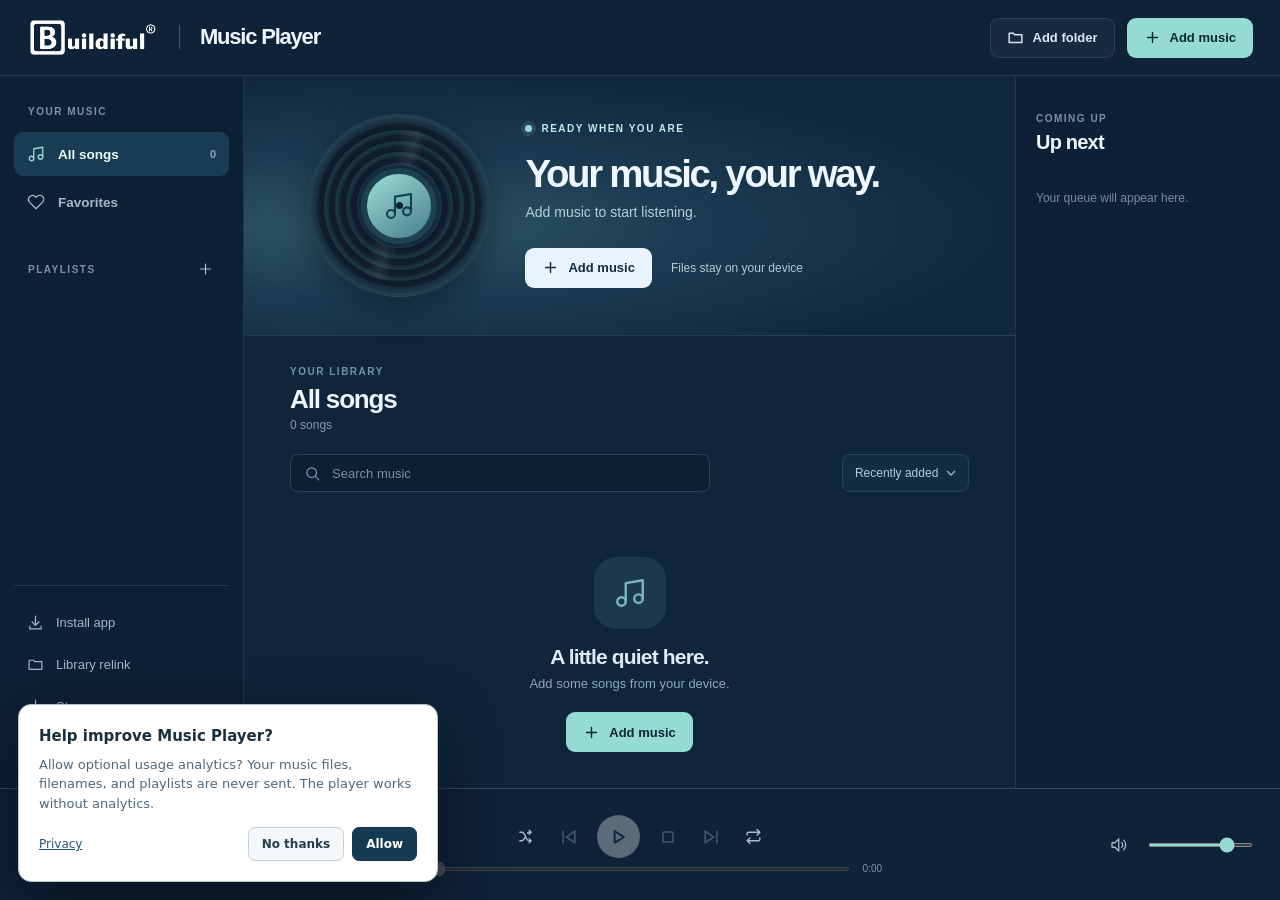
<file: index.html>
<!doctype html>
<html lang="en">
<head>
  <meta charset="utf-8">
  <meta name="viewport" content="width=device-width,initial-scale=1,viewport-fit=cover">
  <meta name="theme-color" content="#0e2238">
  <meta name="color-scheme" content="dark">
  <meta name="description" content="Music Player by Buildiful® — a simple, private music library. Your files stay on your device. Listen offline.">
  <meta name="mobile-web-app-capable" content="yes">
  <meta name="apple-mobile-web-app-status-bar-style" content="black-translucent">
  <meta name="apple-mobile-web-app-title" content="Music Player">
  <title>Music Player by Buildiful®</title>
  <link rel="icon" href="./assets/favicon.ico" sizes="any">
  <link rel="icon" type="image/png" sizes="32x32" href="./assets/favicon-32x32.png">
  <link rel="icon" type="image/png" sizes="16x16" href="./assets/favicon-16x16.png">
  <link rel="apple-touch-icon" sizes="180x180" href="./assets/apple-touch-icon.png">
  <link rel="manifest" href="./manifest.webmanifest">
  <link rel="stylesheet" href="./styles.css">
  <script defer src="./buildiful-analytics-consent.js" data-measurement-id="G-TG14RBXLTF" data-tool-name="Music Player" data-privacy-url="./privacy.html"></script>
  <script defer src="./app.js"></script>
</head>
<body>
  <svg aria-hidden="true" width="0" height="0" class="svg-sprite" xmlns="http://www.w3.org/2000/svg">
    <symbol id="i-music" viewBox="0 0 24 24"><path d="M9 18V5l12-2v13"/><circle cx="6" cy="18" r="3"/><circle cx="18" cy="16" r="3"/></symbol>
    <symbol id="i-list" viewBox="0 0 24 24"><path d="M8 6h13M8 12h13M8 18h13M3 6h.01M3 12h.01M3 18h.01"/></symbol>
    <symbol id="i-heart" viewBox="0 0 24 24"><path d="m20.8 4.6 0 0a5.4 5.4 0 0 0-7.6 0L12 5.9l-1.2-1.3a5.4 5.4 0 0 0-7.6 7.6L12 21l8.8-8.8a5.4 5.4 0 0 0 0-7.6Z"/></symbol>
    <symbol id="i-plus" viewBox="0 0 24 24"><path d="M12 5v14M5 12h14"/></symbol>
    <symbol id="i-folder" viewBox="0 0 24 24"><path d="M3 6h6l2 2h10v11H3z"/></symbol>
    <symbol id="i-search" viewBox="0 0 24 24"><circle cx="10.8" cy="10.8" r="6.8"/><path d="m16 16 5 5"/></symbol>
    <symbol id="i-play" viewBox="0 0 24 24"><path d="m8 5 11 7-11 7z"/></symbol>
    <symbol id="i-pause" viewBox="0 0 24 24"><path d="M8 5v14M16 5v14"/></symbol>
    <symbol id="i-stop" viewBox="0 0 24 24"><rect x="6" y="6" width="12" height="12" rx="1"/></symbol>
    <symbol id="i-next" viewBox="0 0 24 24"><path d="m5 5 10 7-10 7zM19 5v14"/></symbol>
    <symbol id="i-prev" viewBox="0 0 24 24"><path d="m19 5-10 7 10 7zM5 5v14"/></symbol>
    <symbol id="i-shuffle" viewBox="0 0 24 24"><path d="M4 6h3c5 0 5 12 10 12h3M17 15l3 3-3 3M4 18h3c2.7 0 3.8-3.5 5-6M15 7c.6-.7 1.3-1 2-1h3M17 3l3 3-3 3"/></symbol>
    <symbol id="i-repeat" viewBox="0 0 24 24"><path d="m17 2 4 4-4 4M3 10V8a2 2 0 0 1 2-2h16M7 22l-4-4 4-4M21 14v2a2 2 0 0 1-2 2H3"/></symbol>
    <symbol id="i-volume" viewBox="0 0 24 24"><path d="M4 9h4l5-5v16l-5-5H4zM17 9a4 4 0 0 1 0 6M19.5 5.5a9 9 0 0 1 0 13"/></symbol>
    <symbol id="i-mute" viewBox="0 0 24 24"><path d="M4 9h4l5-5v16l-5-5H4zM17 9l5 6M22 9l-5 6"/></symbol>
    <symbol id="i-more" viewBox="0 0 24 24"><circle cx="5" cy="12" r="1"/><circle cx="12" cy="12" r="1"/><circle cx="19" cy="12" r="1"/></symbol>
    <symbol id="i-download" viewBox="0 0 24 24"><path d="M12 3v13m-5-5 5 5 5-5M4 17v4h16v-4"/></symbol>
    <symbol id="i-settings" viewBox="0 0 24 24"><circle cx="12" cy="12" r="3"/><path d="M10 2h4l.7 2.4 2 .9 2.2-1.2 2.8 2.8-1.2 2.2.9 2L24 12l-2.6 1 .9 2-1.2 2.2-2.8 2.8-2.2-1.2-2 .9L14 22h-4l-.7-2.4-2-.9-2.2 1.2-2.8-2.8 1.2-2.2-.9-2L0 12l2.6-1-.9-2 1.2-2.2 2.8-2.8 2.2 1.2 2-.9z"/></symbol>
    <symbol id="i-menu" viewBox="0 0 24 24"><path d="M4 6h16M4 12h16M4 18h16"/></symbol>
    <symbol id="i-x" viewBox="0 0 24 24"><path d="M5 5l14 14M19 5 5 19"/></symbol>
    <symbol id="i-check" viewBox="0 0 24 24"><path d="m4 12 5 5L20 6"/></symbol>
    <symbol id="i-pencil" viewBox="0 0 24 24"><path d="m14 5 5 5M4 20l5-.8L20 8a3 3 0 0 0-4-4L5 15z"/></symbol>
  </svg>
  <div class="app" id="appRoot">
    <header class="topbar">
      <div class="brandgroup">
        <button class="icon-btn mobile-menu" id="mobileMenuBtn" aria-label="Open navigation"><svg><use href="#i-menu"/></svg></button>
        <img class="brand-logo" src="./assets/buildiful-logo-white.png" alt="Buildiful®">
        <span class="brand-divider"></span><span class="brand-name">Music Player</span>
      </div>
      <div class="top-actions">
        <button class="btn btn-quiet top-folder" id="addFolderBtn"><svg><use href="#i-folder"/></svg><span>Add folder</span></button>
        <button class="btn btn-primary" id="addFilesBtn"><svg><use href="#i-plus"/></svg><span>Add music</span></button>
      </div>
    </header>
    <div class="workspace">
      <div class="mobile-shade" id="mobileShade"></div>
      <aside class="sidebar" id="sidebar">
        <div class="sidebar-overline">YOUR MUSIC</div>
        <nav class="nav-list" aria-label="Music library">
          <button class="nav-item active" id="navAll" data-view="all"><svg><use href="#i-music"/></svg><span>All songs</span><span class="nav-count" id="allCount">0</span></button>
          <button class="nav-item" id="navFavorites" data-view="favorites"><svg><use href="#i-heart"/></svg><span>Favorites</span></button>
        </nav>
        <div class="sidebar-overline side-heading"><span>PLAYLISTS</span><button class="icon-btn tiny" id="newPlaylistBtn" title="New playlist" aria-label="New playlist"><svg><use href="#i-plus"/></svg></button></div>
        <nav class="nav-list playlist-links" id="playlistNav" aria-label="Playlists"></nav>
        <div class="sidebar-spacer"></div>
        <div class="sidebar-bottom">
          <button class="sidebar-action" id="installBtn"><svg><use href="#i-download"/></svg> Install app</button>
          <button class="sidebar-action" id="relinkBtn"><svg><use href="#i-folder"/></svg> Library relink</button>
          <button class="sidebar-action" id="storageBtn"><svg><use href="#i-download"/></svg> Storage manager</button>
          <button class="sidebar-action" id="settingsBtn"><svg><use href="#i-settings"/></svg> Settings</button>
        </div>
      </aside>
      <main class="main" id="mainContent">
        <div class="main-scroll">
          <section class="feature" aria-label="Now playing">
            <div class="record-wrapper"><div class="vinyl" id="heroRecord"><div class="record-label"><svg><use href="#i-music"/></svg></div></div></div>
            <div class="feature-copy">
              <div class="eyebrow"><span class="status-light"></span><span id="playingState">READY WHEN YOU ARE</span></div>
              <h1 id="heroTitle">Your music, your way.</h1>
              <p id="heroArtist">Add music to start listening.</p>
              <div class="feature-actions"><button class="btn btn-soft" id="heroActionBtn"><svg><use href="#i-plus"/></svg><span>Add music</span></button><span class="feature-note" id="heroNote">Files stay on your device</span></div>
            </div>
          </section>
          <section class="library-section" id="librarySection">
            <div class="library-header">
              <div class="library-title-wrap"><div class="eyebrow muted" id="viewEyebrow">YOUR LIBRARY</div><h2 id="viewTitle">All songs</h2><p class="count-desc" id="viewDescription">0 songs</p></div>
              <div class="library-actions" id="playlistActions" hidden>
                <button class="btn btn-quiet playlist-offline" id="keepPlaylistOfflineBtn" title="Save this playlist for offline listening"><svg><use href="#i-download"/></svg><span>Keep offline</span></button>
                <button class="icon-btn" id="renamePlaylistBtn" aria-label="Rename playlist" title="Rename playlist"><svg><use href="#i-pencil"/></svg></button>
                <button class="icon-btn" id="deletePlaylistBtn" aria-label="Delete playlist" title="Delete playlist"><svg><use href="#i-x"/></svg></button>
              </div>
            </div>
            <div class="filters">
              <label class="search"><svg><use href="#i-search"/></svg><span class="sr-only">Search music</span><input id="searchInput" type="search" placeholder="Search music" autocomplete="off"></label>
              <label class="sort-control"><span class="sr-only">Sort music</span><select id="sortSelect"><option value="added">Recently added</option><option value="title">Title A–Z</option><option value="artist">Artist A–Z</option></select></label>
            </div>
            <section class="import-status" id="importStatus" role="status" aria-live="polite" hidden>
              <div class="import-top"><strong id="importPhase">Adding music</strong><span id="importCount">0 / 0</span></div>
              <progress id="importProgress" value="0" max="1" aria-label="Music import progress"></progress>
              <div class="import-bottom"><span id="importDetail">Reading song information…</span><button id="cancelImportBtn" class="btn btn-quiet" type="button">Stop</button><button id="dismissImportBtn" class="btn btn-quiet" type="button" hidden>Dismiss</button></div>
              <p id="importErrors" class="import-errors" hidden></p>
            </section>
            <div class="track-list" id="trackList" role="list" aria-label="Songs"></div>
            <button class="more-tracks" id="moreTracksBtn" type="button" hidden>Show more</button>
            <div id="emptyState" class="empty-state" hidden>
              <div class="empty-icon"><svg><use href="#i-music"/></svg></div>
              <h3 id="emptyTitle">A little quiet here.</h3><p id="emptySubtitle">Add some songs from your device.</p>
              <button class="btn btn-primary" id="emptyAddBtn"><svg><use href="#i-plus"/></svg> Add music</button>
            </div>
          </section>
          <footer class="app-footer"><span>Built by Buildiful® · Version 1.3.0</span><span class="footer-links"><a href="./privacy.html">Privacy</a><button id="analyticsSettingsBtn">Analytics settings</button></span><span>Be sure to only play music you have the rights to use.</span></footer>
        </div>
      </main>
      <aside class="queue-panel" aria-label="Up next">
        <div class="queue-head"><div class="eyebrow muted">COMING UP</div><h2>Up next</h2></div>
        <div class="queue-body" id="queueBody"><p class="quiet-caption">Your queue will appear here.</p></div>
      </aside>
    </div>
    <footer class="player" aria-label="Playback controls">
      <div class="player-track"><div class="player-cover" id="playerCover"><svg><use href="#i-music"/></svg></div><div class="player-track-names"><strong id="playerTitle">Nothing playing</strong><span id="playerArtist">Add songs to begin</span></div><button class="icon-btn player-fav" id="favoriteCurrentBtn" aria-label="Favorite current song" title="Favorite" disabled><svg><use href="#i-heart"/></svg></button></div>
      <div class="player-middle"><div class="transport"><button id="shuffleBtn" class="icon-btn transport-small" aria-label="Shuffle" title="Shuffle" aria-pressed="false"><svg><use href="#i-shuffle"/></svg></button><button id="prevBtn" class="icon-btn" aria-label="Previous song" title="Previous" disabled><svg><use href="#i-prev"/></svg></button><button id="playPauseBtn" class="play-btn" aria-label="Play" title="Play" disabled><svg><use href="#i-play"/></svg></button><button id="stopBtn" class="icon-btn" aria-label="Stop" title="Stop" disabled><svg><use href="#i-stop"/></svg></button><button id="nextBtn" class="icon-btn" aria-label="Next song" title="Next" disabled><svg><use href="#i-next"/></svg></button><button id="repeatBtn" class="icon-btn transport-small" aria-label="Repeat off" title="Repeat off" aria-pressed="false"><svg><use href="#i-repeat"/></svg><span id="repeatOneIndicator" class="repeat-one" hidden>1</span></button></div>
        <div class="seekbar"><span id="elapsedTime">0:00</span><input type="range" id="seekInput" min="0" max="100" step="0.1" value="0" disabled aria-label="Seek within track"><span id="durationTime">0:00</span></div>
      </div>
      <div class="player-right"><button id="muteBtn" class="icon-btn" aria-label="Mute" title="Mute"><svg><use href="#i-volume"/></svg></button><input type="range" id="volumeInput" min="0" max="1" step="0.01" value="0.8" aria-label="Volume"></div>
    </footer>
  </div>
  <div class="drop-overlay" id="dropOverlay" hidden><svg><use href="#i-plus"/></svg><strong>Drop music to add</strong></div>
  <input type="file" id="filesInput" accept="audio/*,.mp3,.m4a,.aac,.wav,.ogg,.oga,.flac,.opus,.aiff,.aif" multiple hidden>
  <input type="file" id="folderInput" webkitdirectory directory multiple hidden>
  <input type="file" id="relinkFilesInput" accept="audio/*,.mp3,.m4a,.aac,.wav,.ogg,.oga,.flac,.opus,.aiff,.aif" multiple hidden>
  <input type="file" id="relinkFolderInput" webkitdirectory directory multiple hidden>
  <input type="file" id="relinkSingleInput" accept="audio/*,.mp3,.m4a,.aac,.wav,.ogg,.oga,.flac,.opus,.aiff,.aif" hidden>
  <audio id="audioEl" preload="metadata"></audio>
  <dialog id="playlistDialog" class="modal"><form method="dialog" id="playlistForm"><div class="modal-top"><h2 id="playlistDialogTitle">New playlist</h2><button class="icon-btn" type="button" data-close-dialog="playlistDialog" aria-label="Close"><svg><use href="#i-x"/></svg></button></div><label class="modal-label" for="playlistNameInput">Name</label><input id="playlistNameInput" maxlength="60" required placeholder="Playlist name"><div class="modal-actions"><button type="button" class="btn btn-quiet" data-close-dialog="playlistDialog">Cancel</button><button type="submit" class="btn btn-primary">Save</button></div></form></dialog>
  <dialog id="trackDialog" class="modal"><div class="modal-top"><h2 id="trackDialogTitle">Song options</h2><button class="icon-btn" type="button" data-close-dialog="trackDialog" aria-label="Close"><svg><use href="#i-x"/></svg></button></div><div id="trackDialogBody" class="dialog-options"></div></dialog>
  <dialog id="editTrackDialog" class="modal edit-modal"><form id="editTrackForm"><div class="modal-top"><h2>Edit song info</h2><button class="icon-btn" type="button" data-close-dialog="editTrackDialog" aria-label="Close"><svg><use href="#i-x"/></svg></button></div><input type="hidden" id="editTrackId"><label class="modal-label" for="editTitle">Title<input id="editTitle" required maxlength="250" autocomplete="off"></label><label class="modal-label" for="editArtist">Artist<input id="editArtist" maxlength="250" autocomplete="off"></label><label class="modal-label" for="editAlbum">Album<input id="editAlbum" maxlength="250" autocomplete="off"></label><div class="edit-grid"><label class="modal-label" for="editTrackNumber">Track no.<input id="editTrackNumber" maxlength="24" autocomplete="off"></label><label class="modal-label" for="editYear">Year<input id="editYear" maxlength="24" autocomplete="off"></label></div><label class="modal-label" for="editGenre">Genre<input id="editGenre" maxlength="120" autocomplete="off"></label><p class="modal-note">Changes are saved to this library only. Your original music files are never edited.</p><div class="modal-actions"><button class="btn btn-quiet" type="button" data-close-dialog="editTrackDialog">Cancel</button><button class="btn btn-primary" type="submit">Save changes</button></div></form></dialog>
  <dialog id="settingsDialog" class="modal"><div class="modal-top"><h2>Settings</h2><button class="icon-btn" type="button" data-close-dialog="settingsDialog" aria-label="Close"><svg><use href="#i-x"/></svg></button></div><p class="modal-description">Music Player links to original files by default. Supported desktop browsers can remember file access; other browsers may need you to reconnect songs after reopening.</p><label class="offline-setting"><input id="offlineModeToggle" type="checkbox"><span><strong>Keep newly added music offline</strong><small>Optional local audio copies, useful on iPhone. Uses browser storage and may be removed by your browser.</small></span></label><div class="storage-row"><strong>Library</strong><span id="storageValue">—</span></div><p class="modal-description" id="storageWarning">Clearing browser data removes your catalog and playlists, not your original music.</p><div class="settings-buttons"><button class="btn btn-quiet" id="downloadOfflineBtn"><svg><use href="#i-download"/></svg> Download offline copy</button><button class="btn btn-quiet" id="manageStorageBtn">Manage offline storage</button><button class="btn btn-danger" id="clearLibraryBtn">Clear library</button></div></dialog>
  <dialog id="storageDialog" class="modal wide-modal">
    <div class="modal-top"><h2>Storage manager</h2><button class="icon-btn" type="button" data-close-dialog="storageDialog" aria-label="Close"><svg><use href="#i-x"/></svg></button></div>
    <p class="modal-description">Choose offline copies to remove. Your original music and playlists stay untouched. This manages only this device's browser storage.</p>
    <div class="manager-stats"><strong id="storageManagerTotals">—</strong><span id="storageQuotaText">Checking browser storage…</span></div>
    <div class="manager-controls"><label><span>Group by</span><select id="storageGroup"><option value="song">Songs</option><option value="album">Albums</option><option value="playlist">Playlists</option></select></label><label><span>Find</span><input id="storageSearch" type="search" placeholder="Search offline copies"></label></div>
    <div class="manager-actions"><span id="storageSelectionText">0 selected</span><button class="btn btn-quiet" id="storageSelectShownBtn" type="button">Select shown</button><button class="btn btn-quiet" id="storageClearSelectionBtn" type="button">Clear</button></div>
    <div id="storageEntryList" class="manager-list" role="group" aria-label="Stored music groups"></div>
    <button id="storageMoreBtn" class="more-tracks" type="button" hidden>Show more</button>
    <div class="manager-notice" id="storageLegacyNotice" hidden></div>
    <div class="modal-actions"><button class="btn btn-quiet" type="button" data-close-dialog="storageDialog">Close</button><button class="btn btn-danger" id="storageRemoveBtn" type="button" disabled>Remove selected copies</button></div>
  </dialog>
  <dialog id="relinkDialog" class="modal wide-modal">
    <div class="modal-top"><h2>Library relink</h2><button class="icon-btn" type="button" data-close-dialog="relinkDialog" aria-label="Close"><svg><use href="#i-x"/></svg></button></div>
    <p class="modal-description">Moved or renamed originals? Choose their new folder or files. Music Player suggests matches without changing your playlists, favorites or edited song details. Review matches before applying.</p>
    <div class="manager-actions relink-actions"><button class="btn btn-quiet" id="relinkPickFolderBtn" type="button"><svg><use href="#i-folder"/></svg> Choose folder</button><button class="btn btn-quiet" id="relinkPickFilesBtn" type="button"><svg><use href="#i-plus"/></svg> Choose files</button><button class="btn btn-quiet" id="relinkStopBtn" type="button" hidden>Stop</button></div>
    <progress id="relinkProgress" class="manager-progress" value="0" max="1" hidden></progress>
    <p id="relinkSummary" class="manager-notice" aria-live="polite">Or use a song's ••• menu → Relink file to reconnect it individually.</p>
    <div id="relinkMatchList" class="manager-list" role="group" aria-label="Suggested song matches"></div>
    <button id="relinkMoreBtn" class="more-tracks" type="button" hidden>Show more</button>
    <div class="modal-actions"><button class="btn btn-quiet" type="button" data-close-dialog="relinkDialog">Close</button><button class="btn btn-primary" id="relinkApplyBtn" type="button" disabled>Apply reviewed matches</button></div>
  </dialog>
  <dialog id="installDialog" class="modal"><div class="modal-top"><h2>Install Music Player</h2><button class="icon-btn" type="button" data-close-dialog="installDialog" aria-label="Close"><svg><use href="#i-x"/></svg></button></div><p class="modal-description" id="installInstructions">Install this app from your browser menu, then use it offline.</p><div class="modal-actions"><button class="btn btn-primary" type="button" data-close-dialog="installDialog">Got it</button></div></dialog>
  <div class="toast" id="toast" role="status" aria-live="polite"></div>
</body>
</html>
</file>
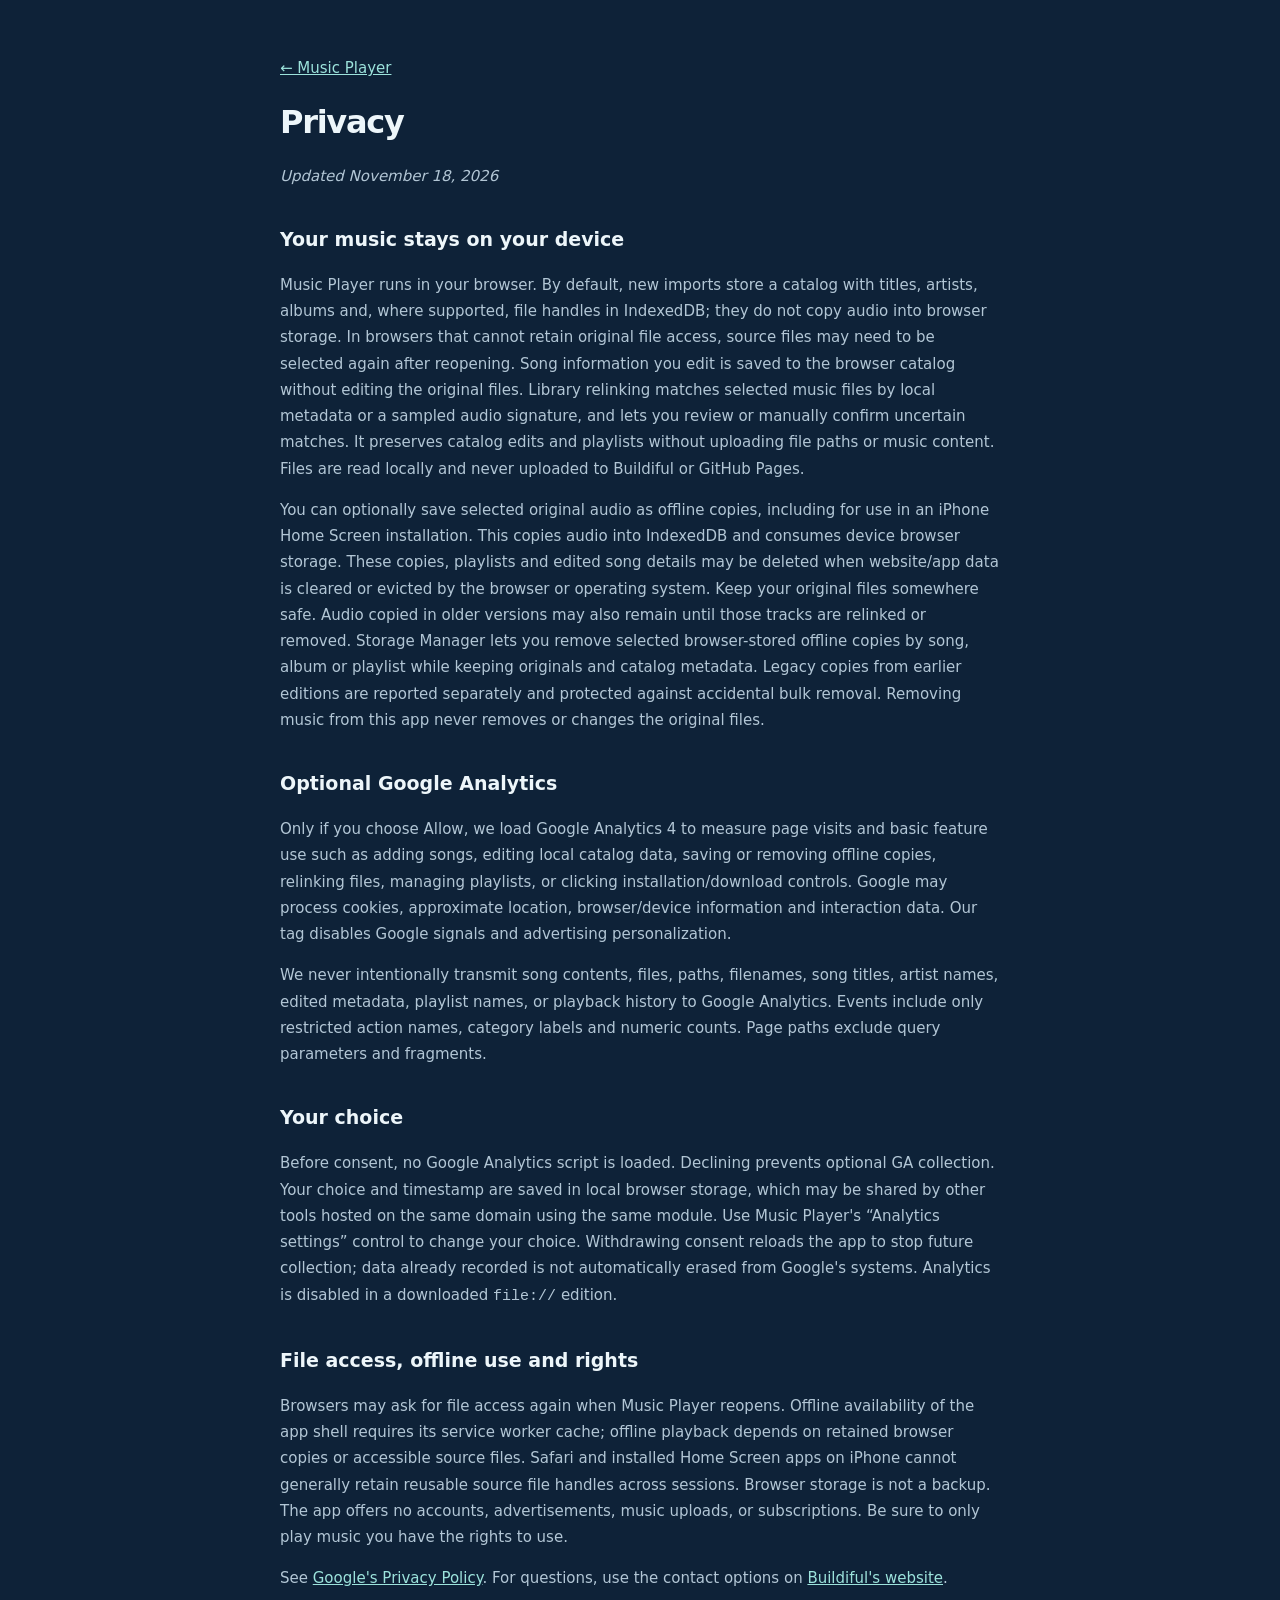
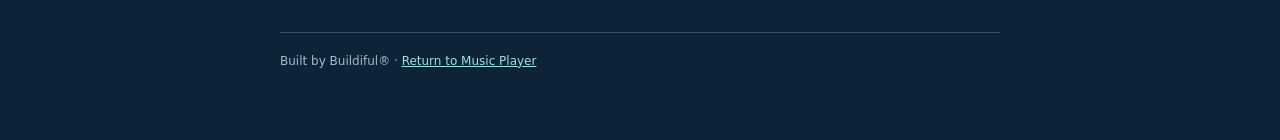
<file: privacy.html>
<!doctype html>
<html lang="en">
<head>
  <meta charset="utf-8">
  <meta name="viewport" content="width=device-width,initial-scale=1">
  <meta name="theme-color" content="#0e2238">
  <meta name="description" content="Music Player privacy and optional analytics notice.">
  <title>Privacy — Music Player by Buildiful®</title>
  <link rel="icon" href="./assets/favicon.ico">
  <link rel="apple-touch-icon" href="./assets/apple-touch-icon.png">
  <link rel="manifest" href="./manifest.webmanifest">
  <style>
    :root{color-scheme:dark}body{margin:0;background:#0e2238;color:#edf6fa;font:15px/1.75 system-ui,-apple-system,sans-serif}main{max-width:720px;margin:55px auto 70px;padding:0 22px}a{color:#9ce3dc}h1{font-size:32px;line-height:1.2;letter-spacing:-.04em}h2{font-size:19px;margin-top:34px}p{color:#b2c6d5}footer{border-top:1px solid #355067;padding-top:18px;margin-top:40px;font-size:12px;color:#a4bcca}
  </style>
</head>
<body>
<main>
<a href="./index.html">← Music Player</a>
<h1>Privacy</h1>
<p><em>Updated November 18, 2026</em></p>
<h2>Your music stays on your device</h2>
<p>Music Player runs in your browser. By default, new imports store a catalog with titles, artists, albums and, where supported, file handles in IndexedDB; they do not copy audio into browser storage. In browsers that cannot retain original file access, source files may need to be selected again after reopening. Song information you edit is saved to the browser catalog without editing the original files. Library relinking matches selected music files by local metadata or a sampled audio signature, and lets you review or manually confirm uncertain matches. It preserves catalog edits and playlists without uploading file paths or music content. Files are read locally and never uploaded to Buildiful or GitHub Pages.</p>
<p>You can optionally save selected original audio as offline copies, including for use in an iPhone Home Screen installation. This copies audio into IndexedDB and consumes device browser storage. These copies, playlists and edited song details may be deleted when website/app data is cleared or evicted by the browser or operating system. Keep your original files somewhere safe. Audio copied in older versions may also remain until those tracks are relinked or removed. Storage Manager lets you remove selected browser-stored offline copies by song, album or playlist while keeping originals and catalog metadata. Legacy copies from earlier editions are reported separately and protected against accidental bulk removal. Removing music from this app never removes or changes the original files.</p>
<h2>Optional Google Analytics</h2>
<p>Only if you choose Allow, we load Google Analytics 4 to measure page visits and basic feature use such as adding songs, editing local catalog data, saving or removing offline copies, relinking files, managing playlists, or clicking installation/download controls. Google may process cookies, approximate location, browser/device information and interaction data. Our tag disables Google signals and advertising personalization.</p>
<p>We never intentionally transmit song contents, files, paths, filenames, song titles, artist names, edited metadata, playlist names, or playback history to Google Analytics. Events include only restricted action names, category labels and numeric counts. Page paths exclude query parameters and fragments.</p>
<h2>Your choice</h2>
<p>Before consent, no Google Analytics script is loaded. Declining prevents optional GA collection. Your choice and timestamp are saved in local browser storage, which may be shared by other tools hosted on the same domain using the same module. Use Music Player's “Analytics settings” control to change your choice. Withdrawing consent reloads the app to stop future collection; data already recorded is not automatically erased from Google's systems. Analytics is disabled in a downloaded <code>file://</code> edition.</p>
<h2>File access, offline use and rights</h2>
<p>Browsers may ask for file access again when Music Player reopens. Offline availability of the app shell requires its service worker cache; offline playback depends on retained browser copies or accessible source files. Safari and installed Home Screen apps on iPhone cannot generally retain reusable source file handles across sessions. Browser storage is not a backup. The app offers no accounts, advertisements, music uploads, or subscriptions. Be sure to only play music you have the rights to use.</p>
<p>See <a href="https://policies.google.com/privacy">Google's Privacy Policy</a>. For questions, use the contact options on <a href="https://buildiful.com/">Buildiful's website</a>.</p>
<footer>Built by Buildiful® · <a href="./index.html">Return to Music Player</a></footer>
</main>
</body>
</html>
</file>
<file: styles.css>
:root{--bg:#091b2e;--panel:#10283d;--panel2:#132e47;--panel3:#193750;--ink:#eef6ff;--muted:#95abc0;--faint:#70879e;--line:rgba(201,223,247,.115);--accent:#95dbd3;--accent-dark:#0d373e;--shadow:0 18px 60px rgba(2,12,23,.28);--radius:15px;color-scheme:dark;font-family:Inter,ui-sans-serif,-apple-system,BlinkMacSystemFont,"Segoe UI",sans-serif}
*{box-sizing:border-box}html{height:100%;background:var(--bg)}body{margin:0;min-width:320px;min-height:100%;color:var(--ink);background:var(--bg)}button,input,select{font:inherit}button{cursor:pointer}button:disabled{cursor:default;opacity:.34}svg{width:20px;height:20px;stroke:currentColor;fill:none;stroke-width:1.7;stroke-linecap:round;stroke-linejoin:round;flex:none}svg use{pointer-events:none}button:focus-visible,a:focus-visible,input:focus-visible,select:focus-visible{outline:2px solid var(--accent);outline-offset:3px}a{color:inherit}button{color:inherit}button:not(:disabled):active{transform:translateY(1px)}[hidden]{display:none!important}.sr-only{position:absolute!important;width:1px;height:1px;padding:0;margin:-1px;overflow:hidden;clip:rect(0,0,0,0);white-space:nowrap;border:0}.svg-sprite{position:absolute;overflow:hidden;pointer-events:none}
.app{height:100vh;height:100dvh;min-height:485px;display:grid;grid-template-rows:76px minmax(0,1fr) 112px;overflow:hidden}.topbar{display:flex;align-items:center;justify-content:space-between;padding:0 27px;gap:16px;background:#0e2238;border-bottom:1px solid var(--line);z-index:6}.brandgroup{display:flex;align-items:center;gap:20px;min-width:0}.brand-logo{width:132px;height:auto;display:block;flex:none}.brand-divider{height:24px;width:1px;background:#526779;opacity:.8;flex:none}.brand-name{font-size:22px;white-space:nowrap;font-weight:700;letter-spacing:-.055em}.top-actions{display:flex;align-items:center;gap:12px}.btn{display:inline-flex;gap:9px;align-items:center;justify-content:center;min-height:40px;padding:0 16px;border-radius:9px;border:1px solid transparent;font-size:13px;font-weight:700;white-space:nowrap;transition:background .15s ease,border-color .15s ease}.btn svg{width:17px;height:17px;stroke-width:2}.btn-primary{background:var(--accent);color:#0b2933}.btn-primary:hover:not(:disabled){background:#b4eee8}.btn-quiet{background:rgba(232,244,254,.045);border-color:var(--line);color:#d9e8f4}.btn-quiet:hover:not(:disabled){background:rgba(232,244,254,.105)}.btn-soft{background:#e9f3ff;color:#142a40}.btn-soft:hover:not(:disabled){background:white}.btn-danger{color:#ffa9a8;background:rgba(231,83,95,.08);border-color:rgba(231,83,95,.3)}.btn-danger:hover{background:rgba(231,83,95,.17)}.icon-btn{position:relative;display:inline-flex;align-items:center;justify-content:center;border:0;border-radius:9px;background:transparent;min-width:36px;height:36px;padding:7px;color:#a7bdcf}.icon-btn:hover:not(:disabled){background:rgba(255,255,255,.075);color:#f4fcff}.icon-btn.tiny{width:24px;min-width:24px;height:24px;padding:2px}.icon-btn.tiny svg{width:17px}.mobile-menu{display:none}
.workspace{display:grid;grid-template-columns:244px minmax(0,1fr) 265px;min-height:0;overflow:hidden}.sidebar{display:flex;flex-direction:column;padding:30px 14px 20px;background:#0c2135;border-right:1px solid var(--line);min-height:0;overflow:auto}.sidebar-overline{padding:0 14px;color:#7894ab;font-size:10px;font-weight:800;letter-spacing:.15em;margin-bottom:15px}.nav-list{display:grid;gap:4px}.nav-item{width:100%;border:0;background:transparent;display:flex;align-items:center;gap:13px;min-height:44px;padding:0 13px;border-radius:9px;text-align:left;color:#a4b8ca;font-size:13.5px;font-weight:580}.nav-item svg{width:18px;height:18px}.nav-item.active{background:#1a3b54;color:#eafefa}.nav-item.active svg{color:var(--accent)}.nav-item:hover:not(.active){background:rgba(233,246,255,.06);color:var(--ink)}.nav-item span:nth-child(2){flex:1;min-width:0;overflow:hidden;text-overflow:ellipsis;white-space:nowrap}.nav-count{font-size:11px;font-weight:600;color:#8fa5ba}.side-heading{display:flex;justify-content:space-between;align-items:center;margin-top:33px;margin-bottom:12px;padding-right:12px}.playlist-links .nav-item{min-height:39px;font-size:13px}.playlist-links svg{width:16px;height:16px}.sidebar-spacer{flex:1;min-height:30px}.sidebar-bottom{display:grid;gap:3px;border-top:1px solid var(--line);padding-top:17px}.sidebar-action{border:0;background:transparent;display:flex;align-items:center;gap:12px;text-align:left;padding:11px 13px;color:#9fb7c9;font-size:13px;border-radius:9px}.sidebar-action svg{width:17px;height:17px}.sidebar-action:hover{color:var(--ink);background:#183349}.side-tagline{padding:16px 13px 0;color:#54728a;letter-spacing:.14em;font-size:9px;font-weight:800}.main{min-width:0;min-height:0;background:#0f253a}.main-scroll{overflow:auto;height:100%;overscroll-behavior:contain}.feature{min-height:260px;display:flex;align-items:center;gap:32px;padding:34px clamp(26px,4.8vw,70px);background:radial-gradient(ellipse at 18% 58%,#335968 0%,#1c3b52 34%,#10283e 72%),linear-gradient(120deg,#1a324c,#13384c);border-bottom:1px solid var(--line)}.record-wrapper{width:188px;height:188px;flex:none;display:grid;place-items:center}.vinyl{position:relative;width:183px;height:183px;border-radius:50%;display:grid;place-items:center;background:repeating-radial-gradient(circle at center,#101d2e 0 4px,#152b3a 5px 6px,#1b3442 7px 9px,#0c1c2e 10px 11px);box-shadow:0 11px 32px rgba(4,18,27,.5),inset 0 0 2px 4px #243f50;border:1px solid #234959;animation:spin 6s linear infinite;animation-play-state:paused}.vinyl::after{content:"";position:absolute;inset:14px;border-radius:50%;background:linear-gradient(105deg,transparent 40%,rgba(255,255,255,.08) 49%,transparent 55%);pointer-events:none}.vinyl.spinning{animation-play-state:running}.record-label{width:76px;height:76px;border-radius:50%;display:grid;place-items:center;background:linear-gradient(145deg,#a0ddd8,#467e8c);border:6px solid #1e414f;box-shadow:0 0 0 3px #152a3e;z-index:1;color:#104351}.record-label svg{width:32px;height:32px;stroke-width:1.6}.record-label:after{content:"";position:absolute;width:7px;height:7px;border-radius:50%;background:#0c2234}@keyframes spin{to{transform:rotate(360deg)}}.feature-copy{min-width:0}.eyebrow{color:#c1eae9;letter-spacing:.15em;font-weight:800;font-size:10px;display:flex;align-items:center;gap:9px}.eyebrow.muted{color:#7393aa}.status-light{width:7px;height:7px;background:var(--accent);border-radius:50%;box-shadow:0 0 0 4px #92dbd021}.feature h1{font-size:clamp(29px,3vw,44px);letter-spacing:-.06em;line-height:1.08;font-weight:760;margin:19px 0 9px;max-width:520px;overflow-wrap:anywhere}.feature p{color:#b5d0d8;font-size:14px;margin:0;overflow-wrap:anywhere}.feature-actions{display:flex;align-items:center;gap:19px;margin-top:28px}.feature-note{color:#b6c8d3;font-size:12px}.library-section{padding:30px clamp(24px,3.6vw,51px) 28px}.library-header{display:flex;align-items:flex-end;justify-content:space-between;gap:15px;min-width:0}.library-title-wrap{min-width:0}.library-header h2{font-size:26px;font-weight:745;letter-spacing:-.045em;margin:7px 0 3px;overflow-wrap:anywhere}.count-desc{color:#839bad;font-size:12px;margin:0}.library-actions{display:flex;gap:5px}.filters{display:flex;align-items:center;justify-content:space-between;gap:10px;margin-top:22px;margin-bottom:15px}.search{height:38px;border:1px solid #25455b;background:#0b2033;display:flex;align-items:center;padding:0 13px;gap:9px;border-radius:8px;width:min(420px,70%)}.search svg{width:17px;height:17px;color:#789ab0}.search input{border:0;background:transparent;outline:none!important;color:var(--ink);font-size:13px;width:100%;min-width:0}.search input::placeholder{color:#7390a4}.sort-control select{appearance:none;border:1px solid #25455b;background:#122c41;color:#b5cbda;border-radius:8px;font-size:12px;height:38px;padding:0 29px 0 12px;max-width:145px;background-image:url('data:image/svg+xml,%3Csvg xmlns="http://www.w3.org/2000/svg" width="16" height="16" fill="none" viewBox="0 0 24 24" stroke="%239bb3c7" stroke-width="2"%3E%3Cpath d="m6 9 6 6 6-6"/%3E%3C/svg%3E');background-repeat:no-repeat;background-position:right 9px center}.track-list{display:grid;gap:5px}.track-row{display:flex;align-items:center;gap:12px;min-height:60px;background:transparent;border:1px solid transparent;border-radius:9px;padding:7px 10px}.track-row:hover,.track-row:focus-within{background:#18344a}.track-row.is-playing{background:#193b52;border-color:#2a6170}.track-index{width:22px;flex:none;text-align:center;color:#7793a9;font-size:11px}.track-cover{height:42px;width:42px;flex:none;border-radius:7px;background:linear-gradient(135deg,#305467,#496e73);display:grid;place-items:center;color:#acd4d4}.track-cover svg{height:22px;width:22px}.track-main{display:block;background:transparent;border:0;min-width:0;flex:1;text-align:left;padding:0;color:inherit}.track-main strong{display:block;font-size:13.2px;font-weight:650;white-space:nowrap;overflow:hidden;text-overflow:ellipsis}.track-main span{display:block;font-size:11px;color:#819db0;margin-top:3px;white-space:nowrap;overflow:hidden;text-overflow:ellipsis}.track-row.is-playing .track-main strong{color:#aee9e4}.track-duration{flex:none;color:#8ea5b6;font-size:12px;font-variant-numeric:tabular-nums;min-width:40px;text-align:right}.track-fav{color:var(--accent)!important}.track-row .row-action{min-width:31px;width:31px;padding:5px}.empty-state{text-align:center;padding:50px 14px 66px;color:#8ca8ba}.empty-icon{height:72px;width:72px;border-radius:22px;background:#1b384e;display:grid;place-items:center;margin:0 auto 16px;color:#79b7ba}.empty-icon svg{height:34px;width:34px}.empty-state h3{font-size:21px;color:#dcebf4;letter-spacing:-.04em;margin:0 0 7px}.empty-state p{font-size:13px;margin:0 0 21px}.app-footer{display:flex;align-items:center;justify-content:space-between;flex-wrap:wrap;gap:13px;color:#718da2;border-top:1px solid var(--line);padding:19px clamp(24px,3.6vw,51px) 24px;font-size:10.5px}.footer-links{display:inline-flex;gap:16px}.footer-links button{border:0;padding:0;background:none;font-size:inherit;color:#94c3cf}.footer-links a{text-decoration:none;color:#94c3cf}.footer-links a:hover,.footer-links button:hover{text-decoration:underline}.queue-panel{display:flex;flex-direction:column;min-width:0;min-height:0;padding:37px 20px 20px;border-left:1px solid var(--line);background:#0c2135}.queue-head h2{font-size:20px;letter-spacing:-.04em;margin:7px 0 23px}.queue-body{min-height:0;overflow:auto;flex:1;display:grid;align-content:start;gap:8px}.quiet-caption{color:#708fa4;line-height:1.6;font-size:12px}.queue-item{padding:9px 3px;display:flex;align-items:center;gap:10px;min-width:0}.queue-art{height:34px;width:34px;background:linear-gradient(135deg,#305467,#496e73);border-radius:6px;color:#b7e2dc;display:grid;place-items:center}.queue-art svg{height:18px;width:18px}.queue-item strong,.queue-item span{display:block;white-space:nowrap;overflow:hidden;text-overflow:ellipsis}.queue-item button{border:0;background:transparent;padding:0;text-align:left;min-width:0;flex:1}.queue-item strong{font-size:12px;font-weight:620}.queue-item span{font-size:10.5px;color:#7694a8;margin-top:3px}.queue-foot{display:flex;gap:11px;align-items:center;font-size:11.5px;color:#6f92a6;border-top:1px solid var(--line);padding-top:22px}.queue-foot svg{height:17px;width:17px;color:#749aa4}
.player{display:grid;grid-template-columns:minmax(180px,1fr) minmax(280px,1.45fr) minmax(120px,1fr);align-items:center;gap:14px;border-top:1px solid #2e4a60;background:#0e2238;padding:12px 25px;z-index:10}.player-track{min-width:0;display:flex;align-items:center;gap:12px}.player-cover{width:49px;height:49px;flex:none;background:linear-gradient(130deg,#3a6270,#2b485a);border-radius:7px;display:grid;place-items:center;color:#bbd8d6}.player-cover svg{width:25px;height:25px}.player-track-names{min-width:0;display:flex;flex-direction:column;gap:5px}.player-track-names strong{font-size:12.8px;white-space:nowrap;overflow:hidden;text-overflow:ellipsis}.player-track-names span{font-size:11.2px;color:#84a1b5;white-space:nowrap;overflow:hidden;text-overflow:ellipsis}.player-fav{margin-left:3px;flex:none}.player-middle{min-width:0;display:grid;align-items:center;gap:5px}.transport{display:flex;align-items:center;justify-content:center;gap:13px}.transport .icon-btn{min-width:30px;width:30px;height:30px;padding:5px}.transport .icon-btn svg{width:20px;height:20px;stroke-width:1.9}.transport .transport-small svg{width:17px;height:17px}.transport .active{color:var(--accent)}.play-btn{border:0;width:43px;height:43px;border-radius:50%;background:#edf7fa;color:#113145;display:grid;place-items:center;flex:none}.play-btn svg{width:20px;height:20px;stroke-width:2.3}.play-btn:not(:disabled):hover{background:#a8ebe5}.repeat-one{position:absolute;bottom:1px;right:3px;font-size:10px;font-weight:800;color:var(--accent)}.seekbar{display:flex;gap:11px;align-items:center;min-width:0}.seekbar span{font-size:10px;color:#7798af;min-width:30px;font-variant-numeric:tabular-nums}input[type=range]{accent-color:var(--accent);height:4px;cursor:pointer}input[type=range]:disabled{cursor:default;opacity:.5}.seekbar input{flex:1;min-width:0;width:100%}.player-right{display:flex;align-items:center;justify-content:flex-end;gap:10px}.player-right .icon-btn svg{width:18px;height:18px}.player-right input{max-width:105px;width:52%}
.drop-overlay{position:fixed;inset:13px;background:rgba(9,27,45,.91);border:3px dashed var(--accent);border-radius:17px;z-index:50;display:flex;align-items:center;justify-content:center;flex-direction:column;gap:16px;font-size:24px;pointer-events:none}.drop-overlay svg{width:62px;height:62px;color:var(--accent)}.toast{position:fixed;bottom:127px;left:50%;transform:translateX(-50%) translateY(10px);background:#f0f9fb;color:#0c3244;padding:11px 17px;border-radius:9px;font-size:13px;box-shadow:var(--shadow);max-width:min(90vw,500px);text-align:center;opacity:0;visibility:hidden;transition:opacity .2s ease,transform .2s ease,visibility .2s;z-index:40}.toast.visible{opacity:1;visibility:visible;transform:translateX(-50%) translateY(0)}.modal{background:#132c42;color:var(--ink);border:1px solid #365469;border-radius:15px;padding:24px;width:min(440px,calc(100% - 28px));box-shadow:var(--shadow)}.modal::backdrop{background:rgba(1,12,22,.75);backdrop-filter:blur(3px)}.modal-top{display:flex;align-items:center;justify-content:space-between;gap:16px}.modal h2{font-size:20px;letter-spacing:-.04em;margin:0 0 18px}.modal-top h2{margin:0}.modal-label{display:block;margin-top:25px;color:#b5cbd9;font-size:12px}.modal input:not([type=range]){width:100%;height:44px;border:1px solid #41647a;background:#092034;color:white;padding:0 13px;border-radius:8px;margin-top:7px}.modal-actions{display:flex;align-items:center;justify-content:flex-end;gap:10px;margin-top:22px}.modal-description{font-size:13px;color:#adc3d2;line-height:1.65;margin:22px 0 13px}.dialog-options{display:grid;gap:6px;margin-top:20px;max-height:min(50vh,420px);overflow:auto}.dialog-options .menu-caption{font-size:10px;letter-spacing:.1em;color:#819cac;font-weight:800;margin:17px 4px 6px}.dialog-options button{display:flex;align-items:center;gap:10px;justify-content:space-between;border:0;border-radius:8px;text-align:left;background:#203c51;padding:12px 14px;font-size:13px}.dialog-options button:hover{background:#2a4e62}.dialog-options button.is-added{color:var(--accent)}.dialog-options button.warn{color:#ffb5b3}.dialog-options button svg{width:16px;height:16px}.storage-row{display:flex;justify-content:space-between;align-items:center;gap:10px;margin-top:22px;font-size:13px}.storage-row span{color:var(--accent)}.settings-buttons{display:flex;flex-wrap:wrap;justify-content:space-between;gap:12px;margin-top:28px}.mobile-shade{display:none}
@media(max-width:1220px){.workspace{grid-template-columns:220px minmax(0,1fr)}.queue-panel{display:none}.sidebar{padding-left:10px;padding-right:10px}.feature{min-height:230px}.record-wrapper{width:160px;height:160px}.vinyl{width:151px;height:151px}.record-label{width:65px;height:65px}}
@media(max-width:790px){.app{grid-template-rows:65px minmax(0,1fr) 115px}.topbar{padding:0 15px}.brandgroup{gap:11px}.brand-logo{width:105px}.brand-divider{height:19px}.brand-name{font-size:17px}.mobile-menu{display:inline-flex;width:32px;min-width:32px;padding:5px}.workspace{display:block;position:relative}.sidebar{position:absolute;top:0;bottom:0;left:0;width:260px;z-index:8;transform:translateX(-105%);transition:transform .2s ease;box-shadow:var(--shadow)}.sidebar.open{transform:translateX(0)}.mobile-shade{display:block;position:absolute;inset:0;background:rgba(0,10,20,.55);z-index:7;opacity:0;visibility:hidden;transition:opacity .2s,visibility .2s}.mobile-shade.show{opacity:1;visibility:visible}.main,.main-scroll{height:100%}.feature{padding:27px 25px;min-height:212px;gap:20px}.record-wrapper{width:126px;height:126px}.vinyl{width:122px;height:122px}.record-label{width:51px;height:51px;border-width:4px}.record-label svg{width:24px;height:24px}.feature h1{font-size:30px;margin:13px 0 9px}.feature-actions{margin-top:17px}.feature-note{display:none}.player{grid-template-columns:minmax(110px,1fr) minmax(230px,1.45fr);padding:11px 15px}.player-right{display:none}.transport{gap:7px}.transport .icon-btn{width:27px;min-width:27px}.transport .transport-small{display:inline-flex}.player-cover{width:39px;height:39px}.player-track{gap:9px}.player-fav{display:none}}
@media(max-width:535px){.app{grid-template-rows:60px minmax(0,1fr) 138px}.topbar{gap:7px}.brandgroup{gap:8px}.brand-logo{width:93px}.brand-divider{height:18px}.brand-name{font-size:16px}.top-actions{gap:6px}.top-actions .btn{min-height:35px;padding:0 12px;font-size:12px}.top-folder{display:none}.feature{padding:26px 18px;gap:13px;min-height:178px}.record-wrapper{height:90px;width:90px}.vinyl{height:88px;width:88px}.record-label{height:38px;width:38px;border-width:3px}.record-label svg{height:17px;width:17px}.feature h1{font-size:25px;margin:9px 0 7px}.feature p{font-size:12px}.eyebrow{font-size:9px}.feature-actions{margin-top:14px}.feature-actions .btn{min-height:34px;font-size:12px}.library-section{padding:25px 13px}.library-header h2{font-size:23px}.filters{margin-top:17px}.track-row{gap:8px;padding:7px 5px}.track-index{width:16px}.track-cover{width:37px;height:37px}.track-main strong{font-size:12.5px}.track-main span{font-size:10.5px}.track-duration{min-width:34px;font-size:10px}.app-footer{padding:17px 14px;line-height:1.45}.player{grid-template-columns:minmax(0,1fr);grid-template-rows:auto auto;gap:6px;padding:10px 14px calc(7px + env(safe-area-inset-bottom,0px))}.player-track{height:33px}.player-cover{height:32px;width:32px}.player-cover svg{width:18px;height:18px}.player-track-names{gap:3px}.player-track-names strong{font-size:11.5px}.player-track-names span{font-size:10px}.player-middle{gap:0}.transport{gap:18px}.transport .icon-btn{min-width:30px}.play-btn{height:37px;width:37px}.seekbar{position:absolute;bottom:calc(5px + env(safe-area-inset-bottom,0px));left:14px;right:14px;gap:8px}.seekbar span{font-size:9px}.transport{padding-bottom:18px}.toast{bottom:145px}.settings-buttons .btn{width:100%}}
@media (prefers-reduced-motion:reduce){*,*::before,*::after{animation-duration:.01ms!important;transition-duration:.01ms!important}}

/* Library import visibility, large collections, editing and optional offline files */
.import-status{background:#153249;border:1px solid #386477;border-radius:12px;padding:15px 17px;margin:15px 0 19px;color:#dff3f7;font-size:12px}
.import-top,.import-bottom{display:flex;align-items:center;justify-content:space-between;gap:12px}
.import-top strong{font-size:13px}.import-top span{color:var(--accent);font-variant-numeric:tabular-nums}
.import-status progress{width:100%;height:9px;appearance:none;display:block;border:0;border-radius:10px;margin:12px 0 10px;background:#092034;overflow:hidden;accent-color:var(--accent)}
.import-status progress::-webkit-progress-bar{background:#092034;border-radius:10px}.import-status progress::-webkit-progress-value{background:var(--accent);border-radius:10px}.import-status progress::-moz-progress-bar{background:var(--accent)}
.import-bottom>span{line-height:1.4;color:#bed2df;min-width:0}.import-bottom .btn{font-size:12px;min-height:30px;padding:4px 12px;flex:none}
.import-errors{margin:10px 0 0;font-size:11px;color:#ffc5bd;line-height:1.6;overflow-wrap:anywhere}
.more-tracks{display:block;width:100%;background:#17364d;color:#bcece7;border:1px solid #375b69;border-radius:9px;padding:13px 15px;margin:14px 0 3px;font-size:13px}.more-tracks:hover{background:#20506a}
.offline-mark{display:flex;align-items:center;color:#a7e5df}.offline-mark svg{width:15px;height:15px}
.playlist-offline{font-size:12px;min-height:32px;padding:5px 9px;display:inline-flex;gap:5px;align-items:center}.playlist-offline svg{width:15px;height:15px}
.edit-modal{width:min(480px,calc(100% - 28px));max-height:calc(100dvh - 36px);overflow:auto}.edit-modal .modal-label{margin-top:15px}.edit-modal .modal-top{margin-bottom:12px}.edit-modal input:not([type=range]){margin-top:5px}.edit-grid{display:grid;grid-template-columns:1fr 1fr;gap:12px}.modal-note{color:#9eb8c9;font-size:12px;line-height:1.5;margin:17px 0 0}
.offline-setting{display:flex;align-items:flex-start;gap:13px;background:#0e283d;border:1px solid #38576a;border-radius:10px;padding:13px;margin:20px 0 4px;cursor:pointer}.offline-setting>input{appearance:auto;flex:none;width:18px;height:18px;accent-color:var(--accent);margin-top:3px}.offline-setting span{display:grid;gap:5px}.offline-setting strong{font-size:13px}.offline-setting small{color:#a9bdcc;font-size:12px;line-height:1.5}
@media(max-width:535px){.import-status{margin:12px 0 15px;padding:12px}.playlist-offline{font-size:0}.playlist-offline svg{width:17px;height:17px}.settings-buttons{display:grid}.settings-buttons .btn{width:100%}}
.modal .offline-setting > input[type="checkbox"]{width:18px;height:18px;min-height:18px;flex:0 0 18px;margin:3px 0 0;padding:0;appearance:auto}

/* Library relink and cross-device storage management */
.wide-modal{width:min(750px,calc(100% - 24px));max-height:calc(100dvh - 32px);overflow:auto}
.manager-stats{display:flex;flex-wrap:wrap;align-items:baseline;justify-content:space-between;gap:8px;background:#0d283d;border:1px solid #35556c;border-radius:10px;padding:13px 15px;margin:15px 0;font-size:13px}
.manager-stats strong{color:var(--accent);font-size:17px}.manager-stats span{color:#b6cbd9;font-size:12px}
.manager-controls{display:grid;grid-template-columns:160px minmax(0,1fr);gap:12px;margin:12px 0}
.manager-controls label{font-size:11px;color:#aec4d3;display:grid;gap:5px}
.manager-controls select,.manager-controls input,.manager-choice{background:#092034;border:1px solid #41647a;color:var(--ink);border-radius:8px;padding:9px 12px;min-width:0;width:100%;font:inherit;font-size:13px}
.manager-controls input{margin:0!important;height:39px!important}
.manager-actions{display:flex;align-items:center;gap:8px;flex-wrap:wrap;margin:13px 0}
.manager-actions>span{color:#acc5d5;margin-right:auto;font-size:12px}
.manager-list{display:grid;gap:6px;max-height:min(40vh,370px);overflow:auto;padding:3px 2px}
.manager-entry{display:flex;gap:12px;align-items:center;padding:11px 12px;border:1px solid #33556a;border-radius:9px;background:#0d263a;min-width:0}
.manager-entry label{min-width:0;display:flex;align-items:center;gap:12px;flex:1;cursor:pointer}
.manager-entry input[type=checkbox]{width:18px;height:18px;min-width:18px;margin:0;accent-color:var(--accent)}
.manager-entry .entry-main{display:grid;gap:3px;min-width:0;flex:1}
.manager-entry strong{font-size:13px;overflow-wrap:anywhere}
.manager-entry small{font-size:11px;color:#a6bece;overflow-wrap:anywhere}
.manager-entry .entry-size{white-space:nowrap;color:var(--accent);font-size:12px;font-variant-numeric:tabular-nums}
.manager-entry .manager-choice{max-width:240px;font-size:12px}
.manager-entry .entry-error{color:#ffbfba}
.manager-progress{width:100%;height:9px;accent-color:var(--accent);margin:10px 0}
.manager-notice{font-size:12px;line-height:1.55;color:#bdd0df;margin:15px 0;overflow-wrap:anywhere}
.relink-actions .btn svg{width:16px;height:16px}
@media(max-width:535px){.manager-controls{grid-template-columns:1fr 1fr}.manager-entry{flex-wrap:wrap}.manager-entry .manager-choice{max-width:none}.wide-modal{padding:17px}.wide-modal .modal-actions{flex-wrap:wrap}.wide-modal .modal-actions .btn{flex:1}.relink-actions .btn{flex:1}}
</file>
